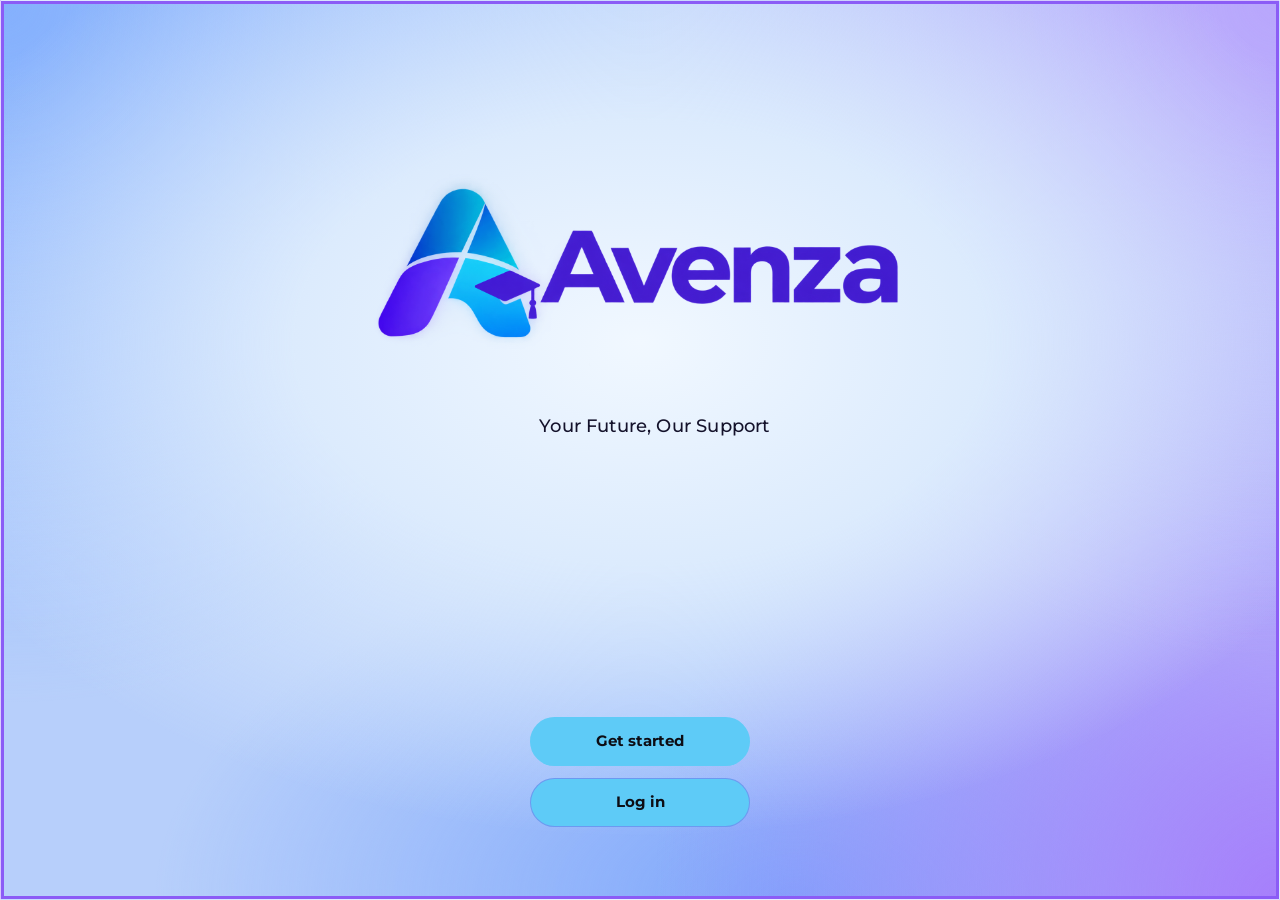
<file: index.html>
<!DOCTYPE html>
<html lang="en">
<head>
    <meta charset="UTF-8">
    <meta name="viewport" content="width=device-width, initial-scale=1.0, viewport-fit=cover">

    <title>Avenza – Welcome</title>

    <!-- Google Fonts -->
    <link
        href="https://fonts.googleapis.com/css2?family=Montserrat:wght@500;600;700;800&display=swap"
        rel="stylesheet"
    >

    <!-- CSS -->
    <link rel="stylesheet" href="style.css">
</head>

<body>

    <!-- Welcome / Splash Screen -->
    <section id="splash" class="splash on" aria-label="Avenza Welcome">

        <!-- Logo -->
        <img
            class="logo"
            src="logo.png"
            alt="Avenza Logo"
        >

        <!-- Tagline -->
        <p class="tag">Your Future, Our Support</p>

        <!-- Loading Progress Bar -->
        <div
            class="bar"
            role="progressbar"
            aria-label="Loading"
        >
            <i id="fill"></i>
        </div>

        <!-- Navigation Buttons -->
        <div class="actions">
            <button type="button" data-go="signup">
                Get started
            </button>

            <button type="button" class="alt" data-go="login">
                Log in
            </button>
        </div>

    </section>

    <!-- Notification / Toast -->
    <div
        class="ok"
        id="toast"
        role="status"
        aria-live="polite"
    ></div>

    <!-- JavaScript -->
    <script src="script.js"></script>

</body>
</html>
</file>
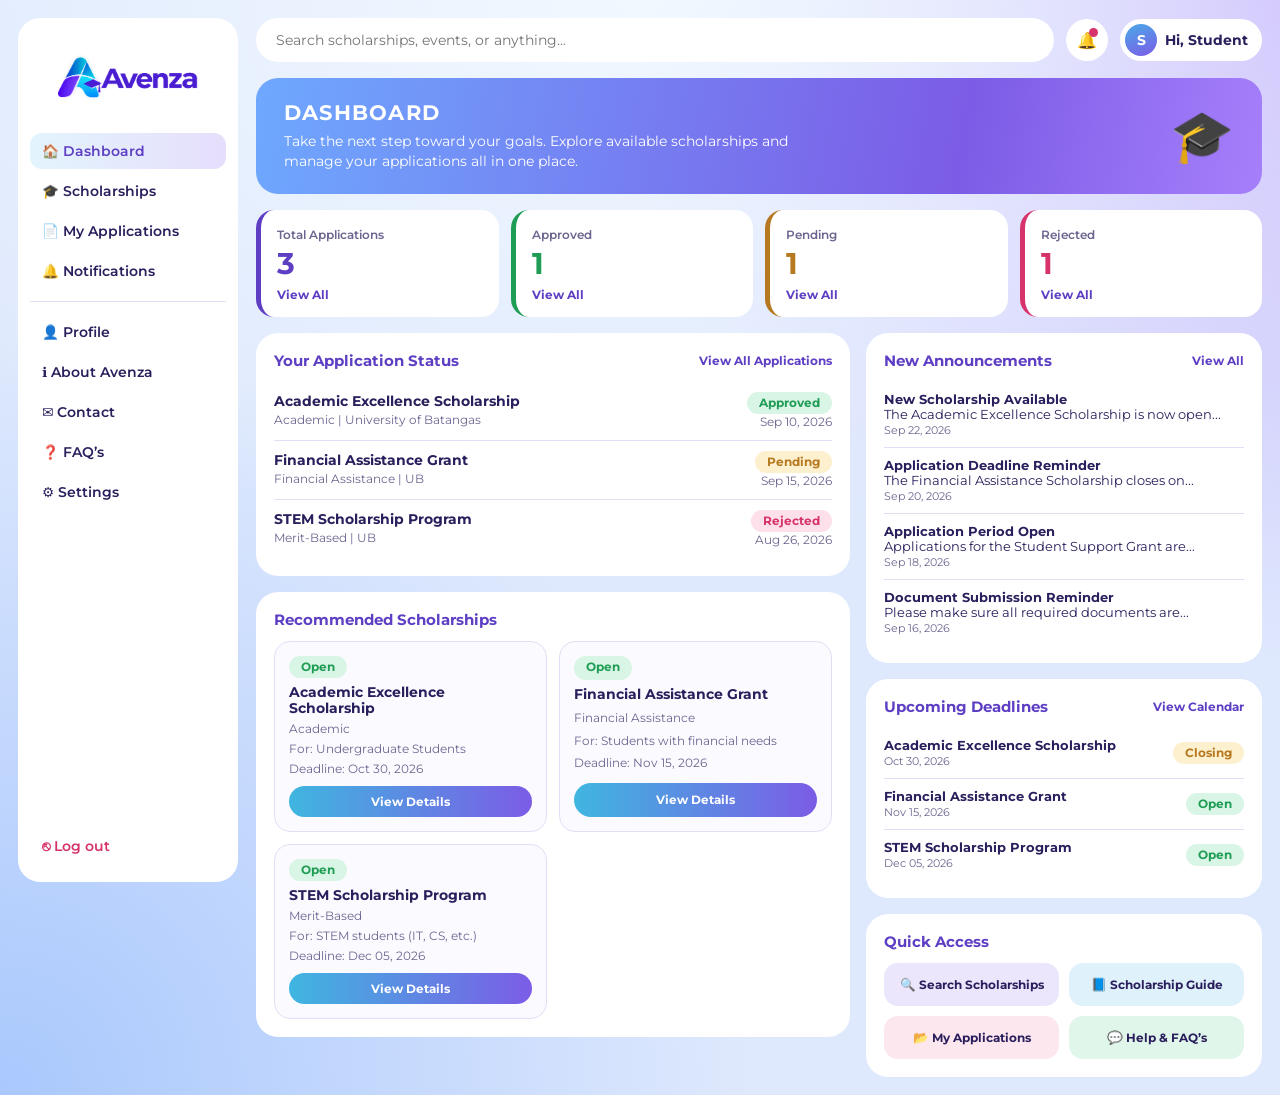
<file: dashboard.html>
<!DOCTYPE html>
<html lang="en">

<head>
  <meta charset="utf-8">
  <meta name="viewport" content="width=device-width, initial-scale=1, viewport-fit=cover">
  <title>Avenza – Dashboard</title>
  <link href="https://fonts.googleapis.com/css2?family=Montserrat:wght@500;600;700;800&display=swap" rel="stylesheet">
  <link rel="stylesheet" href="dashboard.css">
</head>

<body>
  <div class="app">

    <!-- Sidebar -->
    <aside class="side">
      <img class="logo" src="logo.png" alt="Avenza">
      <nav id="nav"></nav>
      <a class="logout" href="index.html">⎋ Log out</a>
    </aside>

    <main>
      <!-- Top bar -->
      <header class="top">
        <input id="search" type="search" placeholder="Search scholarships, events, or anything...">
        <button class="bell" id="bell" aria-label="Notifications">🔔<i></i></button>
        <div class="user"><span class="avatar">S</span> Hi, Student</div>
      </header>

      <!-- Banner -->
      <section class="banner">
        <div>
          <h1>DASHBOARD</h1>
          <p>Take the next step toward your goals. Explore available scholarships and manage your applications all in one place.</p>
        </div>
        <span class="cap" aria-hidden="true">🎓</span>
      </section>

      <!-- Stats -->
      <section class="stats" id="stats"></section>

      <div class="cols">
        <div class="col">
          <section class="card">
            <div class="head"><h2>Your Application Status</h2><a href="#">View All Applications</a></div>
            <div id="apps"></div>
          </section>

          <section class="card">
            <div class="head"><h2>Recommended Scholarships</h2></div>
            <div class="recs" id="recs"></div>
            <p class="empty" id="empty" hidden>No scholarships match your search.</p>
          </section>
        </div>

        <div class="col">
          <section class="card">
            <div class="head"><h2>New Announcements</h2><a href="#">View All</a></div>
            <ul class="list" id="news"></ul>
          </section>

          <section class="card">
            <div class="head"><h2>Upcoming Deadlines</h2><a href="#">View Calendar</a></div>
            <ul class="list" id="deadlines"></ul>
          </section>

          <section class="card">
            <div class="head"><h2>Quick Access</h2></div>
            <div class="quick" id="quick"></div>
          </section>
        </div>
      </div>
    </main>
  </div>

  <div class="toast" id="toast" role="status"></div>
  <script src="dashboard.js"></script>
</body>

</html>
</file>
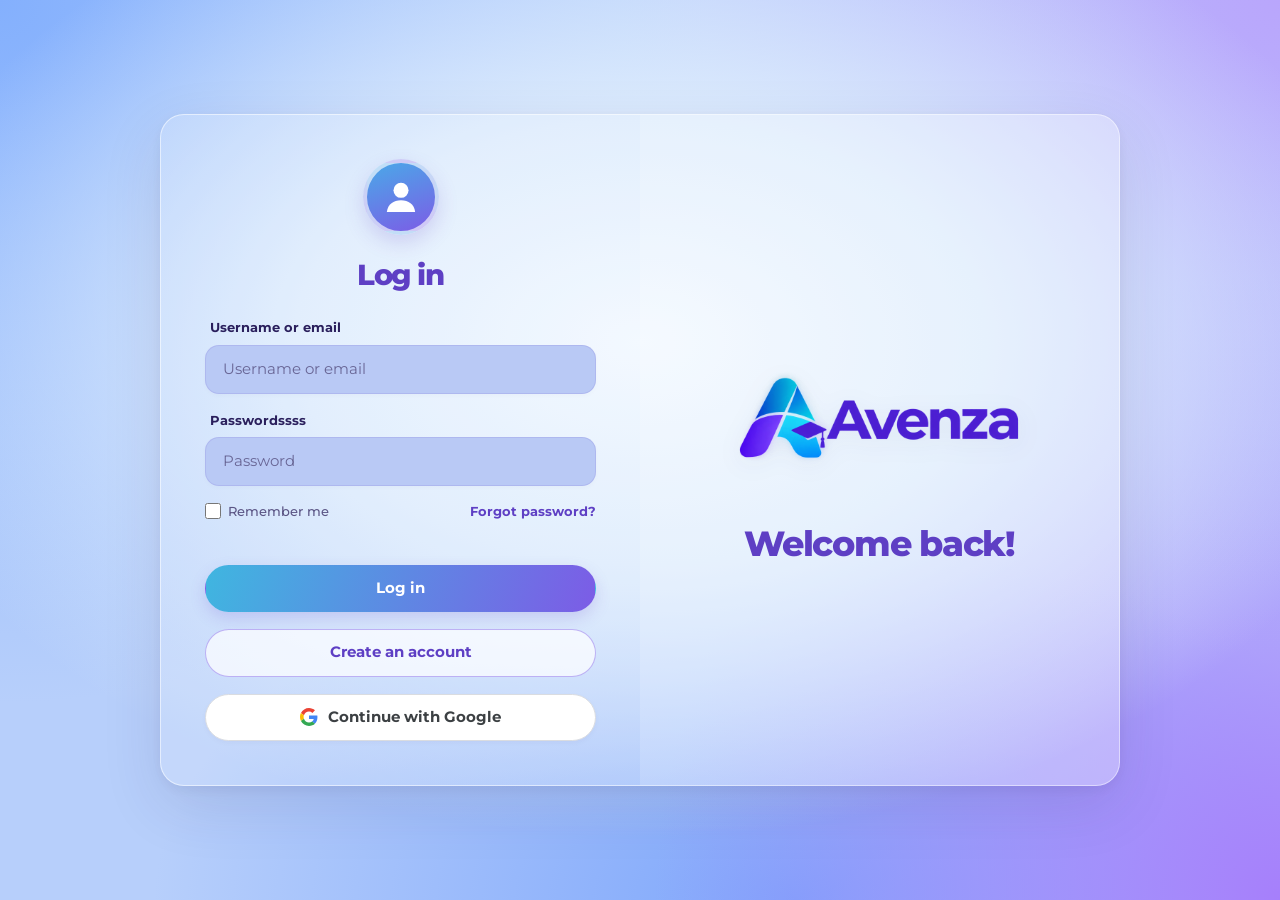
<file: login.html>
<!DOCTYPE html>
<html lang="en">

<head>
  <meta charset="utf-8">
  <meta name="viewport" content="width=device-width, initial-scale=1, viewport-fit=cover">
  <title>Avenza – Log in</title>

  <link href="https://fonts.googleapis.com/css2?family=Montserrat:wght@500;600;700;800&display=swap" rel="stylesheet">
  <link rel="stylesheet" href="style.css">
</head>

<body>

  <section id="login" class="on auth flip" aria-label="Log in">

    <!-- Log in form -->
    <form novalidate data-form="login">

      <div class="av">
        <svg viewBox="0 0 24 24">
          <circle cx="12" cy="8" r="4.5" />
          <path d="M3.5 21c.6-4.6 4-7 8.5-7s7.900 2.400 8.500 7z" />
        </svg>
      </div>

      <h1>Log in</h1>

      <div class="f">
        <label for="u">Username or email</label>
        <input
          id="u"
          type="text"
          name="user"
          autocomplete="username"
          placeholder="Username or email"
          required>
      </div>

      <div class="f">
        <label for="lp">Passwordssss</label>
        <input
          id="lp"
          type="password"
          name="pw"
          autocomplete="current-password"
          placeholder="Password"
          required>
      </div>

      <div class="row">
        <label>
          <input type="checkbox"> Remember me
        </label>
        <a data-go="forgot" tabindex="0" role="link">Forgot password?</a>
      </div>

      <p class="err" role="alert"></p>

      <button type="submit">Log in</button>
      <button type="button" class="alt" data-go="signup">Create an account</button>

      <button type="button" class="g" data-go="google">
        <svg viewBox="0 0 48 48">
          <path fill="#EA4335"
            d="M24 9.500c3.500 0 6.600 1.200 9.100 3.500l6.800-6.800C35.800 2.400 30.300 0 24 0 14.600 0 6.500 5.400 2.600 13.200l7.900 6.100C12.400 13.600 17.700 9.500 24 9.500z" />
          <path fill="#4285F4"
            d="M46.500 24.500c0-1.600-.1-3.100-.4-4.500H24v9h12.700c-.6 3-2.300 5.500-4.800 7.200l7.600 5.900c4.400-4.100 7-10.100 7-17.600z" />
          <path fill="#FBBC05"
            d="M10.500 28.700A14.500 14.500 0 0 1 9.500 24c0-1.600.3-3.200.8-4.700l-7.900-6.100A24 24 0 0 0 0 24c0 3.900.9 7.500 2.600 10.800l7.900-6.100z" />
          <path fill="#34A853"
            d="M24 48c6.500 0 11.900-2.100 15.900-5.800l-7.600-5.900c-2.100 1.400-4.900 2.300-8.300 2.300-6.300 0-11.600-4.100-13.500-9.800l-7.900 6.100C6.500 42.600 14.600 48 24 48z" />
        </svg>
        Continue with Google
      </button>

    </form>

    <!-- Welcome panel -->
    <div class="panel">
      <img class="logo" alt="Avenza" src="logo.png">
      <h2>Welcome back!</h2>
    </div>

  </section>

  <div class="ok" id="toast" role="status"></div>

  <script src="script.js"></script>
</body>

</html>
</file>
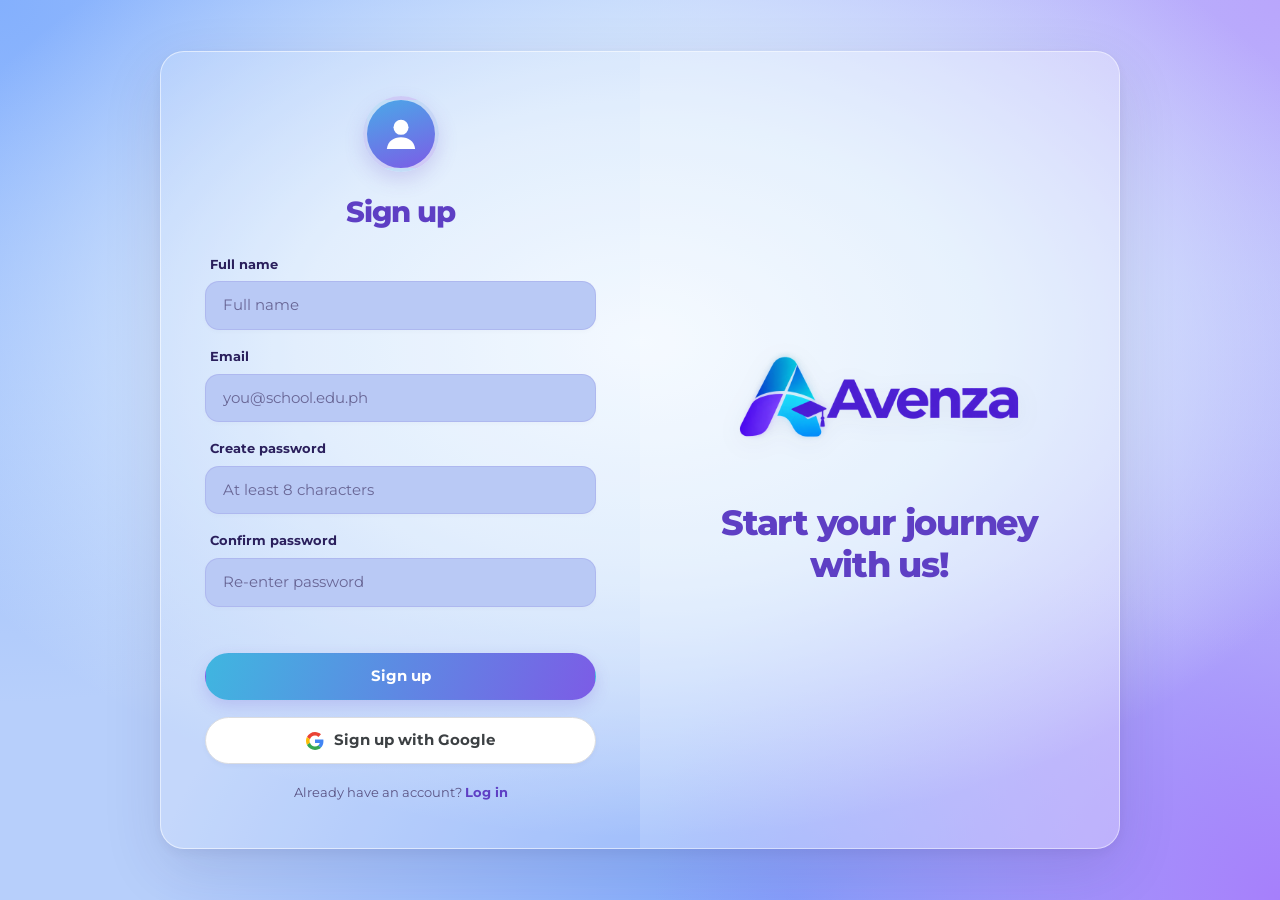
<file: signup.html>
<!DOCTYPE html>
<html lang="en">
<head>
    <meta charset="UTF-8">
    <meta name="viewport" content="width=device-width, initial-scale=1.0, viewport-fit=cover">

    <title>Avenza – Sign Up</title>

    <!-- Google Fonts -->
    <link
        href="https://fonts.googleapis.com/css2?family=Montserrat:wght@500;600;700;800&display=swap"
        rel="stylesheet"
    >

    <!-- CSS Stylesheet -->
    <link rel="stylesheet" href="style.css">
</head>

<body>

    <!-- Sign Up Section -->
    <section id="signup" class="auth on" aria-label="Sign up">

        <form novalidate data-form="signup">

            <!-- User Icon -->
            <div class="av">
                <svg viewBox="0 0 24 24" aria-hidden="true">
                    <circle cx="12" cy="8" r="4.5"/>
                    <path d="M3.5 21c.6-4.6 4-7 8.5-7s7.9 2.4 8.5 7z"/>
                </svg>
            </div>

            <h1>Sign up</h1>

            <!-- Full Name -->
            <div class="f">
                <label for="n">Full name</label>
                <input
                    id="n"
                    type="text"
                    name="name"
                    autocomplete="name"
                    placeholder="Full name"
                    required
                >
            </div>

            <!-- Email -->
            <div class="f">
                <label for="e">Email</label>
                <input
                    id="e"
                    type="email"
                    name="email"
                    autocomplete="email"
                    placeholder="you@school.edu.ph"
                    required
                >
            </div>

            <!-- Password -->
            <div class="f">
                <label for="p">Create password</label>
                <input
                    id="p"
                    type="password"
                    name="pw"
                    autocomplete="new-password"
                    placeholder="At least 8 characters"
                    required
                >
            </div>

            <!-- Confirm Password -->
            <div class="f">
                <label for="c">Confirm password</label>
                <input
                    id="c"
                    type="password"
                    name="pw2"
                    autocomplete="new-password"
                    placeholder="Re-enter password"
                    required
                >
            </div>

            <!-- Error Message -->
            <p class="err" role="alert"></p>

            <!-- Sign Up Button -->
            <button type="submit">Sign up</button>

            <!-- Google Sign Up Button -->
            <button type="button" class="g" data-go="google">

                <svg viewBox="0 0 48 48" aria-hidden="true">
                    <path fill="#EA4335" d="M24 9.5c3.5 0 6.6 1.2 9.1 3.5l6.8-6.8C35.8 2.4 30.3 0 24 0 14.6 0 6.5 5.4 2.6 13.2l7.9 6.1C12.4 13.6 17.7 9.5 24 9.5z"/>

                    <path fill="#4285F4" d="M46.5 24.5c0-1.6-.1-3.1-.4-4.5H24v9h12.7c-.6 3-2.3 5.5-4.8 7.2l7.6 5.9c4.4-4.1 7-10.1 7-17.6z"/>

                    <path fill="#FBBC05" d="M10.5 28.7A14.5 14.5 0 0 1 9.5 24c0-1.6.3-3.2.8-4.7l-7.9-6.1A24 24 0 0 0 0 24c0 3.9.9 7.5 2.6 10.8l7.9-6.1z"/>

                    <path fill="#34A853" d="M24 48c6.5 0 11.9-2.1 15.9-5.8l-7.6-5.9c-2.1 1.4-4.9 2.3-8.3 2.3-6.3 0-11.6-4.1-13.5-9.8l-7.9 6.1C6.5 42.6 14.6 48 24 48z"/>
                </svg>

                Sign up with Google
            </button>

            <!-- Login Link -->
            <p class="sw">
                Already have an account?
                <a href="#" data-go="login" role="link">Log in</a>
            </p>

        </form>

        <!-- Branding Panel -->
        <div class="panel">
            <img class="logo" src="logo.png" alt="Avenza Logo">

            <h2>Start your journey with us!</h2>
        </div>

    </section>

    <!-- Notification Message -->
    <div class="ok" id="toast" role="status" aria-live="polite"></div>

    <!-- JavaScript -->
    <script src="script.js"></script>

</body>
</html>
</file>
<file: style.css>
/* ==========================================================
   AVENZA — Modern Shared Styles
   Original background colors preserved
   ========================================================== */

/* ---------- Theme Variables ---------- */
:root {
  --ink: #2a1f5c;
  --brand: #5e3fc4;
  --brand2: #7c5ce6;
  --field: #b9c9f5;
  --muted: #5b5585;
  --btn: #5ecbf7;

  /* Original background — unchanged */
  --glow:
    radial-gradient(
      ellipse 60% 55% at 50% 38%,
      #f1f8ff 0%,
      #dcebfd 45%,
      transparent 100%
    ),
    radial-gradient(circle at 100% 0%, #b9a6fc 0%, transparent 42%),
    radial-gradient(circle at 100% 100%, #a67ffb 0%, transparent 40%),
    radial-gradient(circle at 0% 0%, #84b0fd 0%, transparent 45%),
    radial-gradient(
      ellipse 50% 40% at 62% 100%,
      #7ea6fb 0%,
      transparent 100%
    ),
    #b7cffb;

  --radius: 24px;
  --radius-sm: 14px;

  --shadow:
    0 20px 60px rgba(42, 31, 92, 0.12),
    0 4px 14px rgba(42, 31, 92, 0.06);

  --transition: 220ms ease;

  color-scheme: light;
  box-sizing: border-box;
  padding-top: env(safe-area-inset-top, 0px);
  padding-bottom: env(safe-area-inset-bottom, 0px);
}

/* ---------- Reset ---------- */
*,
*::before,
*::after {
  box-sizing: border-box;
}

html,
body {
  min-height: 100%;
  margin: 0;
}

html {
  scroll-behavior: smooth;
}

body {
  min-height: 100vh;
  min-height: 100dvh;
  font-family: "Montserrat", system-ui, sans-serif;
  color: var(--ink);
  background: var(--glow);
  background-attachment: fixed;

  display: grid;
  place-items: center;

  -webkit-font-smoothing: antialiased;
  -moz-osx-font-smoothing: grayscale;
}

button,
input {
  font: inherit;
}

button,
a,
input {
  -webkit-tap-highlight-color: transparent;
}

a {
  color: var(--brand);
  font-weight: 700;
  text-decoration: none;
  transition: color var(--transition);
}

a:hover {
  color: var(--brand2);
  text-decoration: underline;
}

::selection {
  background: rgba(124, 92, 230, 0.22);
  color: var(--ink);
}

/* ---------- Logo ---------- */
.logo {
  display: block;
  height: auto;
  max-width: 100%;
  object-fit: contain;
  mix-blend-mode: multiply;
  user-select: none;
}

/* ---------- Page Card ---------- */
section {
  display: none;
  width: min(960px, 94vw);
  min-height: min(560px, 88vh);
  min-height: min(560px, 88dvh);

  border: 1px solid rgba(255, 255, 255, 0.55);
  border-radius: var(--radius);
  overflow: hidden;
  position: relative;
}

section.on {
  display: grid;
  animation: pageEnter 450ms ease both;
}

@keyframes pageEnter {
  from {
    opacity: 0;
    transform: translateY(12px);
  }

  to {
    opacity: 1;
    transform: translateY(0);
  }
}

/* ---------- Splash Screen ---------- */
.splash {
  width: 100vw;
  height: 100vh;
  height: 100dvh;
  min-height: 0;

  border-radius: 0;
  padding: 12vh 24px 8vh;

  background: var(--glow);
  box-shadow: inset 0 0 0 3px #8b5cf6;
}

.splash.on {
  display: flex;
  flex-direction: column;
  align-items: center;
  justify-content: flex-start;
  text-align: left;
}

.splash .logo {
  width: min(560px, 86vw);
  animation: logoEnter 700ms ease both;
}

@keyframes logoEnter {
  from {
    opacity: 0;
    transform: translateY(10px) scale(0.98);
  }

  to {
    opacity: 1;
    transform: translateY(0) scale(1);
  }
}

.tag {
  width: min(560px, 86vw);
  margin: -6px 0 0;
  padding-left: calc(min(560px, 86vw) * 0.32);

  color: #14122b;
  font-size: clamp(0.95rem, 2.2vw, 1.1rem);
  font-weight: 500;
  letter-spacing: 0.01em;
  line-height: 1.6;
  text-align: left;
}

.bar {
  width: min(260px, 70vw);
  height: 7px;
  margin-top: auto;
  margin-bottom: 4vh;

  border-radius: 999px;
  background: #ffffffa6;
  overflow: hidden;
}

.bar i {
  display: block;
  width: 0;
  height: 100%;

  background: linear-gradient(90deg, #3fc1d9, var(--brand2));
  border-radius: inherit;
  transition: width 0.12s linear;
}

.actions {
  display: none;
  gap: 12px;
  width: min(220px, 75vw);
  margin-top: auto;
}

.splash.ready .bar {
  display: none;
}

.splash.ready .actions {
  display: grid;
  animation: pageEnter 350ms ease both;
}

.splash button,
.splash button.alt {
  padding: 14px 20px;
  color: #0d0d14;
  background: var(--btn);
  box-shadow: none;
  font-weight: 700;
}

/* ---------- Buttons ---------- */
button,
.btn {
  display: inline-flex;
  align-items: center;
  justify-content: center;
  gap: 8px;

  min-height: 46px;
  padding: 13px 22px;

  border: 1px solid transparent;
  border-radius: 999px;

  color: #fff;
  background: linear-gradient(110deg, #3fb6e0, var(--brand2));
  box-shadow: 0 6px 16px rgba(94, 63, 196, 0.18);

  font-size: 0.92rem;
  font-weight: 700;
  line-height: 1.3;
  text-align: center;
  text-decoration: none;

  cursor: pointer;
  transition:
    transform var(--transition),
    box-shadow var(--transition),
    filter var(--transition);
}

button:hover,
.btn:hover {
  filter: brightness(1.05);
  box-shadow: 0 9px 22px rgba(94, 63, 196, 0.23);
  transform: translateY(-2px);
}

button:active,
.btn:active {
  transform: translateY(0) scale(0.98);
}

button:disabled {
  opacity: 0.55;
  cursor: not-allowed;
  transform: none;
  box-shadow: none;
}

button.alt {
  color: var(--brand);
  background: rgba(255, 255, 255, 0.7);
  border-color: rgba(124, 92, 230, 0.45);
  box-shadow: none;
}

button.alt:hover {
  background: rgba(255, 255, 255, 0.92);
  box-shadow: 0 5px 16px rgba(42, 31, 92, 0.08);
}

/* ---------- Google Button ---------- */
.g {
  display: flex;
  align-items: center;
  justify-content: center;
  gap: 10px;

  width: 100%;
  min-height: 46px;

  color: #3c4043;
  background: #fff;
  border: 1px solid #dadce0;
  box-shadow: 0 2px 5px rgba(42, 31, 92, 0.04);
}

.g:hover {
  background: #fafaff;
  border-color: #c7c4d8;
  box-shadow: 0 5px 14px rgba(42, 31, 92, 0.08);
}

.g svg {
  width: 18px;
  height: 18px;
  flex-shrink: 0;
}

/* ---------- Keyboard Focus ---------- */
button:focus-visible,
input:focus-visible,
a:focus-visible {
  outline: 3px solid var(--brand);
  outline-offset: 3px;
}

/* ---------- Authentication Layout ---------- */
.auth {
  grid-template-columns: 1fr 1fr;
  align-items: stretch;

  background: rgba(255, 255, 255, 0.18);
  box-shadow: var(--shadow);
}

.auth.flip .panel {
  order: 2;
}

/* ---------- Side Panel ---------- */
.panel {
  display: grid;
  align-content: center;
  justify-items: center;
  gap: 22px;

  padding: clamp(24px, 4vw, 44px);
  text-align: center;

  background: rgba(255, 255, 255, 0.15);
}

.panel .logo {
  width: min(300px, 100%);
  filter: drop-shadow(0 5px 12px rgba(42, 31, 92, 0.06));
}

.panel h2 {
  max-width: 420px;
  margin: 0;

  color: var(--brand);
  font-size: clamp(1.5rem, 3.4vw, 2.2rem);
  font-weight: 800;
  line-height: 1.2;
  letter-spacing: -0.035em;
}

.panel p {
  max-width: 360px;
  margin: 0;

  color: var(--muted);
  font-size: 0.94rem;
  line-height: 1.8;
}

/* ---------- Forms ---------- */
form {
  display: grid;
  align-content: center;
  gap: 17px;

  min-width: 0;
  padding: clamp(24px, 4vw, 44px);
}

form h1 {
  margin: 0 0 8px;

  color: var(--brand);
  font-size: clamp(1.4rem, 2.5vw, 1.8rem);
  font-weight: 800;
  line-height: 1.25;
  letter-spacing: -0.035em;
  text-align: center;
}

/* ---------- Avatar ---------- */
.av {
  display: grid;
  place-items: center;

  width: 76px;
  height: 76px;
  margin: 0 auto 5px;

  border: 4px solid rgba(255, 255, 255, 0.65);
  border-radius: 50%;

  background: linear-gradient(160deg, #4aa9e8, var(--brand2));
  box-shadow: 0 8px 20px rgba(94, 63, 196, 0.18);
}

.av svg {
  width: 40px;
  height: 40px;
  fill: #fff;
}

/* ---------- Field Groups ---------- */
.f {
  display: grid;
  gap: 7px;
  min-width: 0;
}

.f label {
  padding-left: 5px;

  color: var(--ink);
  font-size: 0.82rem;
  font-weight: 700;
  line-height: 1.5;
}

input[type="text"],
input[type="email"],
input[type="password"] {
  display: block;
  width: 100%;
  min-width: 0;
  min-height: 48px;

  padding: 13px 17px;

  border: 1.5px solid rgba(94, 63, 196, 0.12);
  border-radius: var(--radius-sm);

  background: var(--field);
  color: var(--ink);

  font-size: 0.92rem;
  line-height: 1.4;

  outline: none;
  box-shadow: 0 2px 5px rgba(42, 31, 92, 0.025);

  transition:
    border-color var(--transition),
    box-shadow var(--transition),
    background var(--transition);
}

input::placeholder {
  color: var(--muted);
  opacity: 0.85;
}

input:hover {
  border-color: rgba(94, 63, 196, 0.3);
}

input:focus {
  border-color: var(--brand2);
  box-shadow: 0 0 0 4px rgba(124, 92, 230, 0.12);
}

input[aria-invalid="true"] {
  border-color: #d6336c;
  box-shadow: 0 0 0 3px rgba(214, 51, 108, 0.09);
}

/* ---------- Error Messages ---------- */
.err {
  min-height: 1em;
  margin: 0;
  padding-left: 5px;

  color: #d6336c;
  font-size: 0.78rem;
  line-height: 1.5;
}

/* ---------- Remember Me / Forgot Password ---------- */
.row {
  display: flex;
  align-items: center;
  justify-content: space-between;
  flex-wrap: wrap;
  gap: 10px;

  font-size: 0.82rem;
}

.row label {
  display: inline-flex;
  align-items: center;
  gap: 7px;

  color: var(--muted);
  font-weight: 500;
  cursor: pointer;
}

.row input[type="checkbox"] {
  width: 16px;
  height: 16px;
  margin: 0;
  accent-color: var(--brand);
  cursor: pointer;
}

.row a {
  font-size: 0.82rem;
}

/* ---------- Account Switch ---------- */
.sw {
  margin: 0;

  color: var(--muted);
  font-size: 0.84rem;
  line-height: 1.7;
  text-align: center;
}

/* ---------- Toast Message ---------- */
.ok {
  position: fixed;
  z-index: 1000;
  left: 50%;
  bottom: calc(24px + env(safe-area-inset-bottom, 0px));

  max-width: calc(100vw - 32px);
  padding: 13px 22px;

  border: 1px solid rgba(255, 255, 255, 0.2);
  border-radius: 999px;

  color: #fff;
  background: var(--brand);
  box-shadow: 0 10px 30px rgba(42, 31, 92, 0.2);

  font-size: 0.88rem;
  font-weight: 600;
  line-height: 1.5;
  text-align: center;

  opacity: 0;
  visibility: hidden;
  pointer-events: none;

  transform: translate(-50%, 16px);

  transition:
    opacity var(--transition),
    transform var(--transition),
    visibility var(--transition);
}

.ok.show {
  opacity: 1;
  visibility: visible;
  transform: translate(-50%, 0);
}

/* ---------- Tablet and Mobile ---------- */
@media (max-width: 720px) {
  body {
    display: block;
  }

  section {
    width: 100%;
    min-height: 100vh;
    min-height: 100dvh;
    border-radius: 0;
  }

  .auth {
    grid-template-columns: 1fr;
    align-content: center;
    gap: 0;
  }

  .auth.flip .panel {
    order: 0;
  }

  .panel {
    gap: 12px;
    padding: 28px 24px 12px;
    background: transparent;
  }

  .panel .logo {
    width: 145px;
  }

  .panel h2 {
    font-size: 1.4rem;
  }

  .panel p {
    font-size: 0.86rem;
  }

  form {
    gap: 15px;
    padding: 24px clamp(22px, 7vw, 38px) 34px;
  }

  form h1 {
    font-size: 1.5rem;
  }

  .av {
    width: 66px;
    height: 66px;
  }
}

/* ---------- Small Mobile ---------- */
@media (max-width: 380px) {
  .panel {
    padding-top: 22px;
  }

  .panel .logo {
    width: 120px;
  }

  form {
    padding-inline: 20px;
  }

  .row {
    font-size: 0.78rem;
  }

  button,
  .btn {
    padding: 12px 17px;
  }
}

/* ---------- Reduced Motion ---------- */
@media (prefers-reduced-motion: reduce) {
  *,
  *::before,
  *::after {
    scroll-behavior: auto !important;
    animation-duration: 0.01ms !important;
    animation-iteration-count: 1 !important;
    transition-duration: 0.01ms !important;
  }
}
</file>
<file: dashboard.css>
/* ==========================================================
   AVENZA – Dashboard styles
   ========================================================== */
:root {
  --ink: #2a1f5c;
  --brand: #5e3fc4;
  --brand2: #7c5ce6;
  --blue: #5ecbf7;
  --muted: #6b6590;
  --line: #e3def5;
  --card: #ffffff;
  --ok: #1f9d55;   --ok-bg: #d9f5e5;
  --wait: #b7791f; --wait-bg: #fdf0cf;
  --bad: #d6336c;  --bad-bg: #fde0ea;
  --glow:
    radial-gradient(ellipse 70% 50% at 50% 0%, #f1f8ff 0%, transparent 100%),
    radial-gradient(circle at 100% 0%, #c9b9fc 0%, transparent 40%),
    radial-gradient(circle at 0% 100%, #a9c8fd 0%, transparent 45%),
    #dfe9fd;
  color-scheme: light;
}

* { box-sizing: border-box; }
html, body { margin: 0; min-height: 100%; }
body { font-family: Montserrat, system-ui, sans-serif; color: var(--ink); background: var(--glow) fixed; }
a { color: var(--brand); font-weight: 700; text-decoration: none; font-size: .78rem; }
a:hover { text-decoration: underline; }
button { font: inherit; cursor: pointer; }
:focus-visible { outline: 3px solid var(--brand); outline-offset: 2px; }

/* ---------- Layout ---------- */
.app { display: grid; grid-template-columns: 220px 1fr; gap: 18px; padding: 18px; min-height: 100vh; }
main { display: grid; gap: 16px; align-content: start; min-width: 0; }
.cols { display: grid; grid-template-columns: 1.5fr 1fr; gap: 16px; align-items: start; }
.col { display: grid; gap: 16px; min-width: 0; }

/* ---------- Sidebar ---------- */
.side {
  background: var(--card); border-radius: 22px; padding: 18px 12px;
  display: flex; flex-direction: column; gap: 14px;
  position: sticky; top: 18px; height: calc(100vh - 36px);
}
.logo { width: 150px; margin: 0 auto; mix-blend-mode: multiply; }
#nav { display: grid; gap: 4px; flex: 1; align-content: start; }
#nav button, .logout {
  display: flex; gap: 10px; align-items: center; width: 100%;
  background: none; border: 0; border-radius: 12px; padding: 10px 12px;
  color: var(--ink); font-weight: 600; font-size: .85rem; text-align: left;
}
#nav button:hover, .logout:hover { background: #f1edff; text-decoration: none; }
#nav button.on { background: linear-gradient(90deg, #e3f4fd, #e6defc); color: var(--brand); }
#nav hr { border: 0; border-top: 1px solid var(--line); margin: 8px 0; width: 100%; }
.logout { color: var(--bad); font-size: .85rem; }

/* ---------- Top bar ---------- */
.top { display: flex; gap: 12px; align-items: center; }
.top input {
  flex: 1; min-width: 0; font: inherit; font-size: .85rem; padding: 12px 18px;
  border-radius: 999px; border: 2px solid transparent; background: var(--card); color: var(--ink);
}
.bell { position: relative; width: 42px; height: 42px; border-radius: 50%; border: 0; background: var(--card); }
.bell i { position: absolute; top: 9px; right: 10px; width: 9px; height: 9px; border-radius: 50%; background: var(--bad); }
.user { display: flex; gap: 8px; align-items: center; font-weight: 700; font-size: .85rem; background: var(--card); padding: 5px 14px 5px 5px; border-radius: 999px; white-space: nowrap; }
.avatar { width: 32px; height: 32px; border-radius: 50%; display: grid; place-items: center; color: #fff; background: linear-gradient(160deg, #4aa9e8, var(--brand2)); }

/* ---------- Banner ---------- */
.banner {
  display: flex; justify-content: space-between; align-items: center; gap: 16px;
  padding: 22px 28px; border-radius: 22px; color: #fff;
  background: linear-gradient(100deg, #6ea8fe, var(--brand2) 70%, #a67ffb);
}
.banner h1 { margin: 0 0 6px; font-size: 1.3rem; letter-spacing: .06em; }
.banner p { margin: 0; max-width: 520px; font-size: .85rem; line-height: 1.5; }
.cap { font-size: 3.2rem; }

/* ---------- Stats ---------- */
.stats { display: grid; grid-template-columns: repeat(4, 1fr); gap: 12px; }
.stat { background: var(--card); border-radius: 18px; padding: 14px 16px; border-left: 5px solid var(--c); }
.stat small { color: var(--muted); font-weight: 600; font-size: .75rem; }
.stat b { display: block; font-size: 1.9rem; margin: 2px 0; color: var(--c); }

/* ---------- Cards ---------- */
.card { background: var(--card); border-radius: 22px; padding: 18px; }
.head { display: flex; justify-content: space-between; align-items: center; gap: 8px; margin-bottom: 12px; }
.head h2 { margin: 0; font-size: .95rem; color: var(--brand); }

.row { display: flex; justify-content: space-between; align-items: center; gap: 10px; padding: 10px 0; border-top: 1px solid var(--line); }
.row:first-child { border-top: 0; }
.row b { font-size: .85rem; display: block; }
.row small { color: var(--muted); font-size: .72rem; }
.tag { padding: 4px 12px; border-radius: 999px; font-size: .72rem; font-weight: 700; white-space: nowrap; }
.Approved { color: var(--ok); background: var(--ok-bg); }
.Pending, .Closing { color: var(--wait); background: var(--wait-bg); }
.Rejected { color: var(--bad); background: var(--bad-bg); }
.Open { color: var(--ok); background: var(--ok-bg); }

/* ---------- Recommended ---------- */
.recs { display: grid; grid-template-columns: repeat(auto-fill, minmax(180px, 1fr)); gap: 12px; }
.rec { border: 1px solid var(--line); border-radius: 16px; padding: 14px; display: grid; gap: 6px; background: #fbfaff; }
.rec h3 { margin: 0; font-size: .85rem; }
.rec small { color: var(--muted); font-size: .72rem; }
.rec button { margin-top: 4px; border: 0; border-radius: 999px; padding: 8px; font-weight: 700; font-size: .75rem; color: #fff; background: linear-gradient(90deg, #3fb6e0, var(--brand2)); }
.empty { color: var(--muted); font-size: .85rem; text-align: center; }

/* ---------- Lists / quick access ---------- */
.list { list-style: none; margin: 0; padding: 0; }
.list li { padding: 10px 0; border-top: 1px solid var(--line); font-size: .8rem; }
.list li:first-child { border-top: 0; }
.list b { display: block; }
.list small { color: var(--muted); }
.list li.dl { display: flex; justify-content: space-between; align-items: center; gap: 8px; }
.quick { display: grid; grid-template-columns: 1fr 1fr; gap: 10px; }
.quick button { border: 0; border-radius: 14px; padding: 14px 8px; font-weight: 700; font-size: .78rem; color: var(--ink); background: #ece6fd; }
.quick button:nth-child(2) { background: #dff1fb; }
.quick button:nth-child(3) { background: #fde7ef; }
.quick button:nth-child(4) { background: #e1f6ea; }
.quick button:hover { filter: brightness(.96); }

/* ---------- Toast ---------- */
.toast {
  position: fixed; left: 50%; bottom: 24px; transform: translate(-50%, 30px); opacity: 0;
  background: var(--brand); color: #fff; padding: 12px 22px; border-radius: 999px;
  font-weight: 600; font-size: .85rem; transition: .25s; pointer-events: none;
}
.toast.show { opacity: 1; transform: translate(-50%, 0); }

/* ---------- Responsive ---------- */
@media (max-width: 1000px) { .cols { grid-template-columns: 1fr; } }
@media (max-width: 820px) {
  .app { grid-template-columns: 1fr; padding: 12px; }
  .side { position: static; height: auto; flex-direction: row; flex-wrap: wrap; align-items: center; }
  .logo { width: 110px; margin: 0; }
  #nav { display: flex; overflow-x: auto; flex: 1 1 100%; order: 3; gap: 6px; }
  #nav button { width: auto; white-space: nowrap; }
  #nav hr { display: none; }
  .logout { width: auto; margin-left: auto; }
  .stats { grid-template-columns: 1fr 1fr; }
  .cap { display: none; }
  .user { display: none; }
}
@media (prefers-reduced-motion: reduce) { * { transition: none !important; } }
</file>
